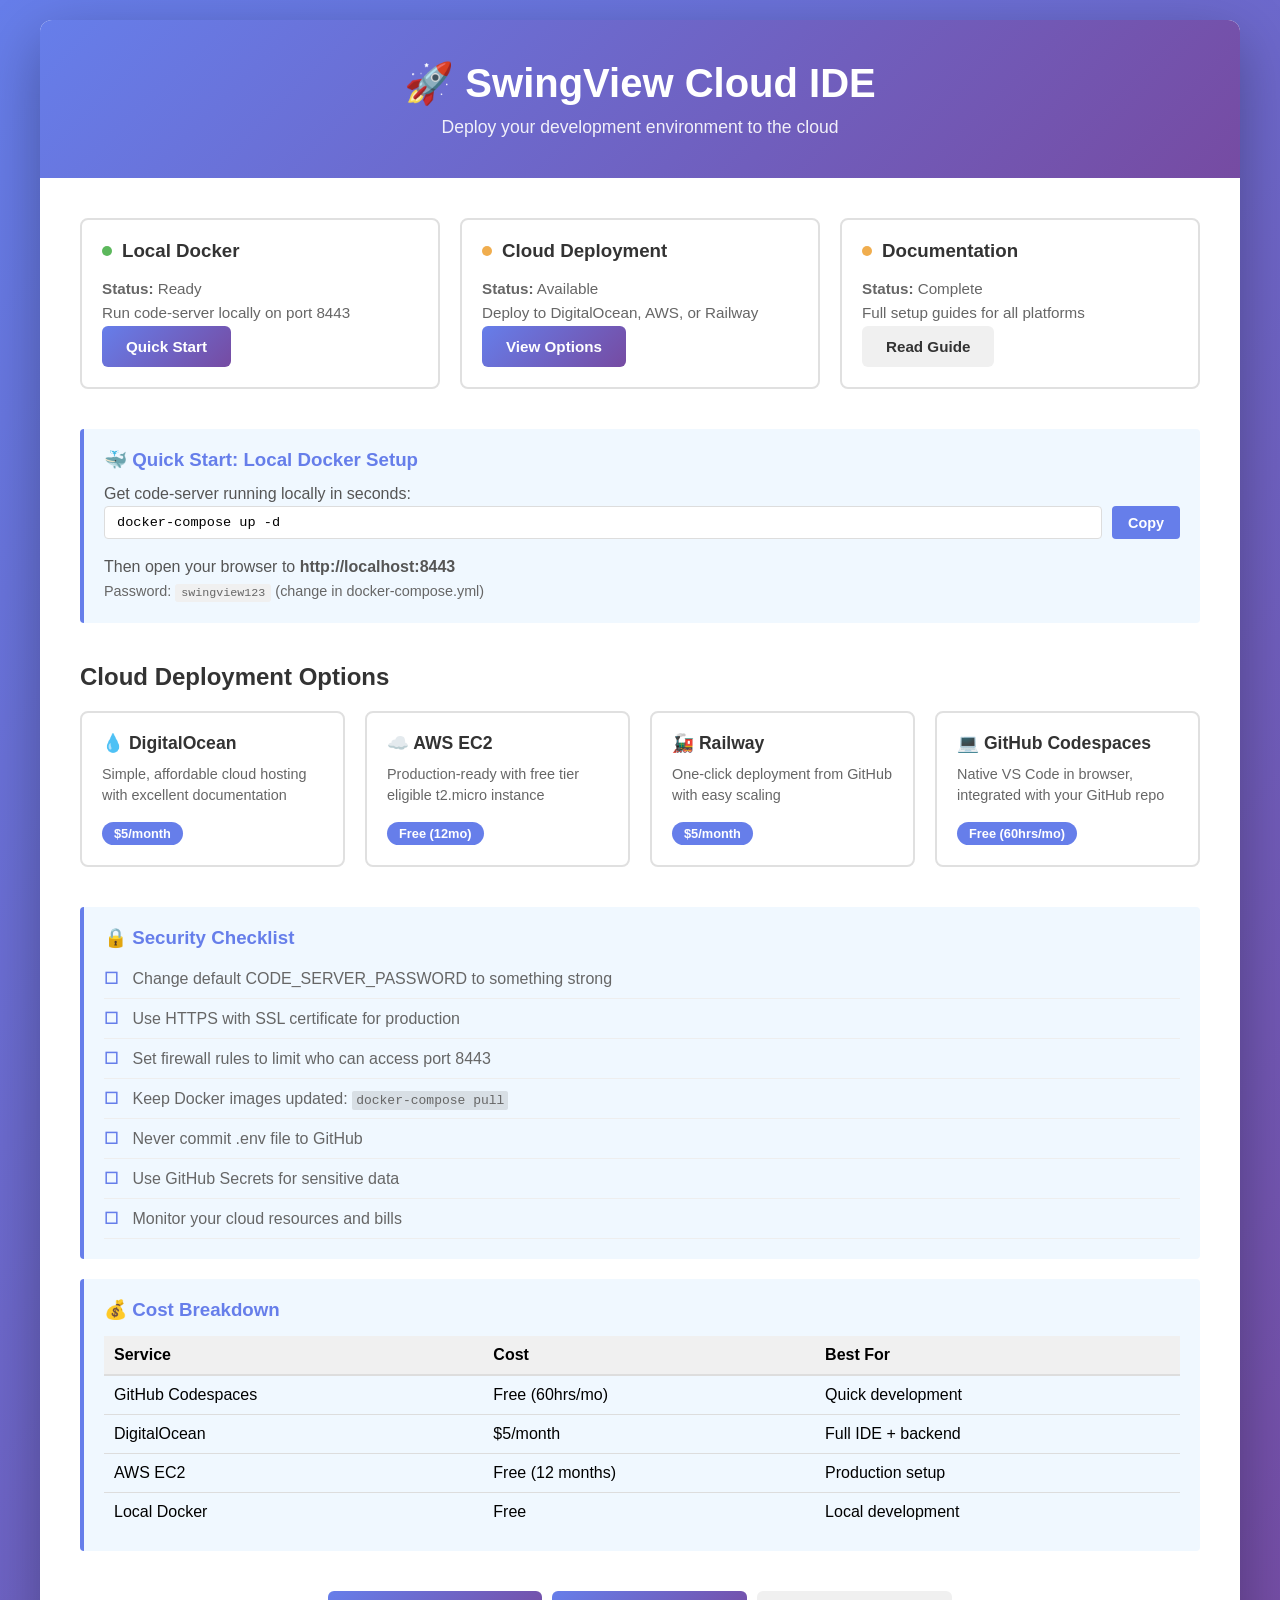
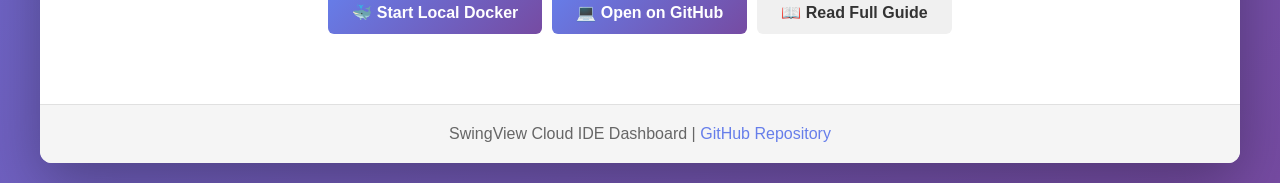
<file: index-ide.html>
<!DOCTYPE html>
<html lang="en">
<head>
    <meta charset="UTF-8">
    <meta name="viewport" content="width=device-width, initial-scale=1.0">
    <title>SwingView Cloud IDE Dashboard</title>
    <style>
        * {
            margin: 0;
            padding: 0;
            box-sizing: border-box;
        }

        body {
            font-family: -apple-system, BlinkMacSystemFont, 'Segoe UI', Roboto, Oxygen, Ubuntu, sans-serif;
            background: linear-gradient(135deg, #667eea 0%, #764ba2 100%);
            min-height: 100vh;
            display: flex;
            align-items: center;
            justify-content: center;
            padding: 20px;
        }

        .container {
            max-width: 1200px;
            width: 100%;
            background: white;
            border-radius: 12px;
            box-shadow: 0 20px 60px rgba(0, 0, 0, 0.3);
            overflow: hidden;
        }

        header {
            background: linear-gradient(135deg, #667eea 0%, #764ba2 100%);
            color: white;
            padding: 40px;
            text-align: center;
        }

        header h1 {
            font-size: 2.5em;
            margin-bottom: 10px;
        }

        header p {
            font-size: 1.1em;
            opacity: 0.9;
        }

        .content {
            padding: 40px;
        }

        .status-grid {
            display: grid;
            grid-template-columns: repeat(auto-fit, minmax(280px, 1fr));
            gap: 20px;
            margin-bottom: 40px;
        }

        .status-card {
            border: 2px solid #e0e0e0;
            border-radius: 8px;
            padding: 20px;
            transition: all 0.3s ease;
        }

        .status-card:hover {
            border-color: #667eea;
            box-shadow: 0 5px 15px rgba(102, 126, 234, 0.1);
        }

        .status-card h3 {
            color: #333;
            margin-bottom: 15px;
            display: flex;
            align-items: center;
            gap: 10px;
        }

        .status-indicator {
            display: inline-block;
            width: 10px;
            height: 10px;
            border-radius: 50%;
            background: #f0ad4e;
        }

        .status-indicator.running {
            background: #5cb85c;
            animation: pulse 2s infinite;
        }

        @keyframes pulse {
            0%, 100% { opacity: 1; }
            50% { opacity: 0.5; }
        }

        .status-content {
            font-size: 0.95em;
            color: #666;
            line-height: 1.6;
        }

        .btn-group {
            display: flex;
            gap: 10px;
            flex-wrap: wrap;
            margin-bottom: 30px;
        }

        button {
            padding: 12px 24px;
            border: none;
            border-radius: 6px;
            font-size: 1em;
            cursor: pointer;
            transition: all 0.3s ease;
            font-weight: 600;
        }

        .btn-primary {
            background: linear-gradient(135deg, #667eea 0%, #764ba2 100%);
            color: white;
        }

        .btn-primary:hover {
            transform: translateY(-2px);
            box-shadow: 0 5px 15px rgba(102, 126, 234, 0.4);
        }

        .btn-secondary {
            background: #f0f0f0;
            color: #333;
        }

        .btn-secondary:hover {
            background: #e0e0e0;
        }

        .deployment-options {
            display: grid;
            grid-template-columns: repeat(auto-fit, minmax(250px, 1fr));
            gap: 20px;
            margin-bottom: 40px;
        }

        .deployment-card {
            border: 2px solid #e0e0e0;
            border-radius: 8px;
            padding: 20px;
            cursor: pointer;
            transition: all 0.3s ease;
        }

        .deployment-card:hover {
            border-color: #667eea;
            background: #f8f9ff;
            transform: translateY(-2px);
        }

        .deployment-card h4 {
            color: #333;
            margin-bottom: 10px;
            font-size: 1.1em;
        }

        .deployment-card p {
            color: #666;
            font-size: 0.9em;
            line-height: 1.5;
            margin-bottom: 15px;
        }

        .cost-badge {
            display: inline-block;
            background: #667eea;
            color: white;
            padding: 4px 12px;
            border-radius: 20px;
            font-size: 0.8em;
            font-weight: 600;
        }

        .code-block {
            background: #f5f5f5;
            border: 1px solid #ddd;
            border-radius: 6px;
            padding: 15px;
            margin: 15px 0;
            font-family: 'Monaco', 'Courier New', monospace;
            font-size: 0.9em;
            overflow-x: auto;
            color: #333;
        }

        .info-section {
            background: #f0f8ff;
            border-left: 4px solid #667eea;
            padding: 20px;
            margin: 20px 0;
            border-radius: 4px;
        }

        .info-section h3 {
            color: #667eea;
            margin-bottom: 10px;
        }

        .info-section p {
            color: #555;
            line-height: 1.6;
        }

        .command-copy {
            display: flex;
            gap: 10px;
        }

        .command-copy code {
            flex: 1;
            background: #fff;
            border: 1px solid #ddd;
            padding: 8px 12px;
            border-radius: 4px;
            font-family: 'Monaco', monospace;
            font-size: 0.85em;
        }

        .btn-copy {
            padding: 8px 16px;
            background: #667eea;
            color: white;
            border: none;
            border-radius: 4px;
            cursor: pointer;
            font-size: 0.9em;
        }

        .btn-copy:hover {
            background: #764ba2;
        }

        footer {
            background: #f5f5f5;
            padding: 20px;
            text-align: center;
            color: #666;
            border-top: 1px solid #e0e0e0;
        }

        .checklist {
            list-style: none;
            padding: 0;
        }

        .checklist li {
            padding: 10px 0;
            border-bottom: 1px solid #eee;
            color: #666;
        }

        .checklist li:before {
            content: "☐ ";
            color: #667eea;
            font-weight: bold;
            margin-right: 10px;
        }

        .success-alert {
            background: #d4edda;
            border: 1px solid #c3e6cb;
            color: #155724;
            padding: 15px;
            border-radius: 6px;
            margin-bottom: 20px;
            display: none;
        }

        @media (max-width: 768px) {
            header h1 {
                font-size: 1.8em;
            }

            .content {
                padding: 20px;
            }

            .status-grid {
                grid-template-columns: 1fr;
            }

            .deployment-options {
                grid-template-columns: 1fr;
            }
        }
    </style>
</head>
<body>
    <div class="container">
        <header>
            <h1>🚀 SwingView Cloud IDE</h1>
            <p>Deploy your development environment to the cloud</p>
        </header>

        <div class="content">
            <div class="success-alert" id="successAlert">
                ✓ Command copied to clipboard!
            </div>

            <div class="status-grid">
                <div class="status-card">
                    <h3>
                        <span class="status-indicator running"></span>
                        Local Docker
                    </h3>
                    <div class="status-content">
                        <p><strong>Status:</strong> Ready</p>
                        <p>Run code-server locally on port 8443</p>
                        <button class="btn-primary" onclick="scrollTo('docker')">Quick Start</button>
                    </div>
                </div>

                <div class="status-card">
                    <h3>
                        <span class="status-indicator"></span>
                        Cloud Deployment
                    </h3>
                    <div class="status-content">
                        <p><strong>Status:</strong> Available</p>
                        <p>Deploy to DigitalOcean, AWS, or Railway</p>
                        <button class="btn-primary" onclick="scrollTo('deployment')">View Options</button>
                    </div>
                </div>

                <div class="status-card">
                    <h3>
                        <span class="status-indicator"></span>
                        Documentation
                    </h3>
                    <div class="status-content">
                        <p><strong>Status:</strong> Complete</p>
                        <p>Full setup guides for all platforms</p>
                        <button class="btn-secondary" onclick="window.location.href='CLOUD_SETUP.md'">Read Guide</button>
                    </div>
                </div>
            </div>

            <!-- Local Docker Setup -->
            <div class="info-section" id="docker">
                <h3>🐳 Quick Start: Local Docker Setup</h3>
                <p>Get code-server running locally in seconds:</p>
                
                <div class="command-copy">
                    <code>docker-compose up -d</code>
                    <button class="btn-copy" onclick="copyCommand('docker-compose up -d')">Copy</button>
                </div>

                <p style="margin-top: 15px; color: #555;">
                    Then open your browser to <strong>http://localhost:8443</strong>
                </p>
                <p style="color: #666; font-size: 0.9em;">
                    Password: <code style="background: #f0f0f0; padding: 2px 6px; border-radius: 3px;">swingview123</code> (change in docker-compose.yml)
                </p>
            </div>

            <!-- Deployment Options -->
            <h2 style="margin: 40px 0 20px; color: #333;">Cloud Deployment Options</h2>
            <div class="deployment-options" id="deployment">
                <div class="deployment-card" onclick="showOption('digitalocean')">
                    <h4>💧 DigitalOcean</h4>
                    <p>Simple, affordable cloud hosting with excellent documentation</p>
                    <div class="cost-badge">$5/month</div>
                </div>

                <div class="deployment-card" onclick="showOption('aws')">
                    <h4>☁️ AWS EC2</h4>
                    <p>Production-ready with free tier eligible t2.micro instance</p>
                    <div class="cost-badge">Free (12mo)</div>
                </div>

                <div class="deployment-card" onclick="showOption('railway')">
                    <h4>🚂 Railway</h4>
                    <p>One-click deployment from GitHub with easy scaling</p>
                    <div class="cost-badge">$5/month</div>
                </div>

                <div class="deployment-card" onclick="showOption('codespaces')">
                    <h4>💻 GitHub Codespaces</h4>
                    <p>Native VS Code in browser, integrated with your GitHub repo</p>
                    <div class="cost-badge">Free (60hrs/mo)</div>
                </div>
            </div>

            <!-- Deployment Details -->
            <div id="optionDetails" style="display: none;">
                <div id="digitalocean-details" style="display: none;">
                    <h3>DigitalOcean Setup</h3>
                    <ol style="margin: 15px 0; padding-left: 20px; color: #555;">
                        <li style="margin-bottom: 10px;">Create Droplet at <a href="https://cloud.digitalocean.com" target="_blank">DigitalOcean.com</a></li>
                        <li style="margin-bottom: 10px;">Choose Ubuntu 22.04 LTS</li>
                        <li style="margin-bottom: 10px;">SSH into your droplet</li>
                        <li style="margin-bottom: 10px;">Run commands below:</li>
                    </ol>
                    <div class="code-block">
curl -fsSL https://get.docker.com -o get-docker.sh
sudo sh get-docker.sh
sudo usermod -aG docker $USER
git clone https://github.com/Jhonlarry1010/swingview.git
cd swingview
docker-compose up -d
                    </div>
                    <p style="color: #666; margin-top: 15px;">Access at: <code style="background: #f0f0f0; padding: 4px 8px; border-radius: 3px;">http://YOUR_DROPLET_IP:8443</code></p>
                </div>

                <div id="aws-details" style="display: none;">
                    <h3>AWS EC2 Setup</h3>
                    <ol style="margin: 15px 0; padding-left: 20px; color: #555;">
                        <li style="margin-bottom: 10px;">Launch EC2 instance (t2.micro - free tier)</li>
                        <li style="margin-bottom: 10px;">Choose Ubuntu 22.04 LTS</li>
                        <li style="margin-bottom: 10px;">Assign Elastic IP for static access</li>
                        <li style="margin-bottom: 10px;">Configure Security Groups (allow ports 22, 8443, 5000)</li>
                        <li style="margin-bottom: 10px;">SSH and run same Docker commands as DigitalOcean</li>
                    </ol>
                    <div class="code-block">
# After SSH into your EC2 instance
curl -fsSL https://get.docker.com | sh
git clone https://github.com/Jhonlarry1010/swingview.git
cd swingview
docker-compose up -d
                    </div>
                </div>

                <div id="railway-details" style="display: none;">
                    <h3>Railway.app Setup</h3>
                    <ol style="margin: 15px 0; padding-left: 20px; color: #555;">
                        <li style="margin-bottom: 10px;">Sign up at <a href="https://railway.app" target="_blank">Railway.app</a></li>
                        <li style="margin-bottom: 10px;">Click "New Project" → "Deploy from GitHub repo"</li>
                        <li style="margin-bottom: 10px;">Authorize and select swingview</li>
                        <li style="margin-bottom: 10px;">Add environment variable: <code style="background: #f0f0f0; padding: 2px 4px;">CODE_SERVER_PASSWORD=your_password</code></li>
                        <li style="margin-bottom: 10px;">Deploy automatically</li>
                    </ol>
                    <p style="color: #666; margin-top: 15px;">Railway auto-detects Dockerfile and builds your app in seconds!</p>
                </div>

                <div id="codespaces-details" style="display: none;">
                    <h3>GitHub Codespaces Setup</h3>
                    <p style="color: #555; margin-bottom: 15px;">Easiest option - no setup required!</p>
                    <ol style="margin: 15px 0; padding-left: 20px; color: #555;">
                        <li style="margin-bottom: 10px;">Go to your GitHub repo: <a href="https://github.com/Jhonlarry1010/swingview" target="_blank">github.com/Jhonlarry1010/swingview</a></li>
                        <li style="margin-bottom: 10px;">Click <strong>Code</strong> → <strong>Codespaces</strong> → <strong>Create codespace on main</strong></li>
                        <li style="margin-bottom: 10px;">Wait 30 seconds for VS Code to load</li>
                        <li style="margin-bottom: 10px;">Start coding in browser!</li>
                    </ol>
                    <p style="color: #666; margin-top: 15px;"><strong>Free:</strong> 60 hours/month included with free GitHub account</p>
                </div>
            </div>

            <!-- Security Checklist -->
            <div class="info-section" style="margin-top: 40px;">
                <h3>🔒 Security Checklist</h3>
                <ul class="checklist">
                    <li>Change default CODE_SERVER_PASSWORD to something strong</li>
                    <li>Use HTTPS with SSL certificate for production</li>
                    <li>Set firewall rules to limit who can access port 8443</li>
                    <li>Keep Docker images updated: <code style="background: rgba(0,0,0,0.1); padding: 2px 4px; border-radius: 2px;">docker-compose pull</code></li>
                    <li>Never commit .env file to GitHub</li>
                    <li>Use GitHub Secrets for sensitive data</li>
                    <li>Monitor your cloud resources and bills</li>
                </ul>
            </div>

            <!-- Cost Comparison -->
            <div class="info-section" style="margin-top: 20px;">
                <h3>💰 Cost Breakdown</h3>
                <table style="width: 100%; border-collapse: collapse; margin-top: 15px;">
                    <tr style="background: #f0f0f0;">
                        <th style="text-align: left; padding: 10px; border-bottom: 2px solid #ddd;">Service</th>
                        <th style="text-align: left; padding: 10px; border-bottom: 2px solid #ddd;">Cost</th>
                        <th style="text-align: left; padding: 10px; border-bottom: 2px solid #ddd;">Best For</th>
                    </tr>
                    <tr style="border-bottom: 1px solid #ddd;">
                        <td style="padding: 10px;">GitHub Codespaces</td>
                        <td style="padding: 10px;">Free (60hrs/mo)</td>
                        <td style="padding: 10px;">Quick development</td>
                    </tr>
                    <tr style="border-bottom: 1px solid #ddd;">
                        <td style="padding: 10px;">DigitalOcean</td>
                        <td style="padding: 10px;">$5/month</td>
                        <td style="padding: 10px;">Full IDE + backend</td>
                    </tr>
                    <tr style="border-bottom: 1px solid #ddd;">
                        <td style="padding: 10px;">AWS EC2</td>
                        <td style="padding: 10px;">Free (12 months)</td>
                        <td style="padding: 10px;">Production setup</td>
                    </tr>
                    <tr>
                        <td style="padding: 10px;">Local Docker</td>
                        <td style="padding: 10px;">Free</td>
                        <td style="padding: 10px;">Local development</td>
                    </tr>
                </table>
            </div>

            <!-- Next Steps -->
            <div class="btn-group" style="margin-top: 40px; justify-content: center;">
                <button class="btn-primary" onclick="copyCommand('docker-compose up -d')">
                    🐳 Start Local Docker
                </button>
                <button class="btn-primary" onclick="window.open('https://github.com/Jhonlarry1010/swingview', '_blank')">
                    💻 Open on GitHub
                </button>
                <button class="btn-secondary" onclick="window.location.href='CLOUD_SETUP.md'">
                    📖 Read Full Guide
                </button>
            </div>
        </div>

        <footer>
            <p>SwingView Cloud IDE Dashboard | <a href="https://github.com/Jhonlarry1010/swingview" style="color: #667eea; text-decoration: none;">GitHub Repository</a></p>
        </footer>
    </div>

    <script>
        function copyCommand(text) {
            navigator.clipboard.writeText(text).then(() => {
                const alert = document.getElementById('successAlert');
                alert.style.display = 'block';
                setTimeout(() => {
                    alert.style.display = 'none';
                }, 2000);
            });
        }

        function showOption(option) {
            // Hide all details
            document.querySelectorAll('[id$="-details"]').forEach(el => {
                el.style.display = 'none';
            });
            
            // Show selected
            const selected = document.getElementById(option + '-details');
            if (selected) {
                selected.style.display = 'block';
                document.getElementById('optionDetails').style.display = 'block';
                selected.scrollIntoView({ behavior: 'smooth', block: 'start' });
            }
        }

        function scrollTo(id) {
            document.getElementById(id).scrollIntoView({ behavior: 'smooth' });
        }
    </script>
</body>
</html>
</file>
